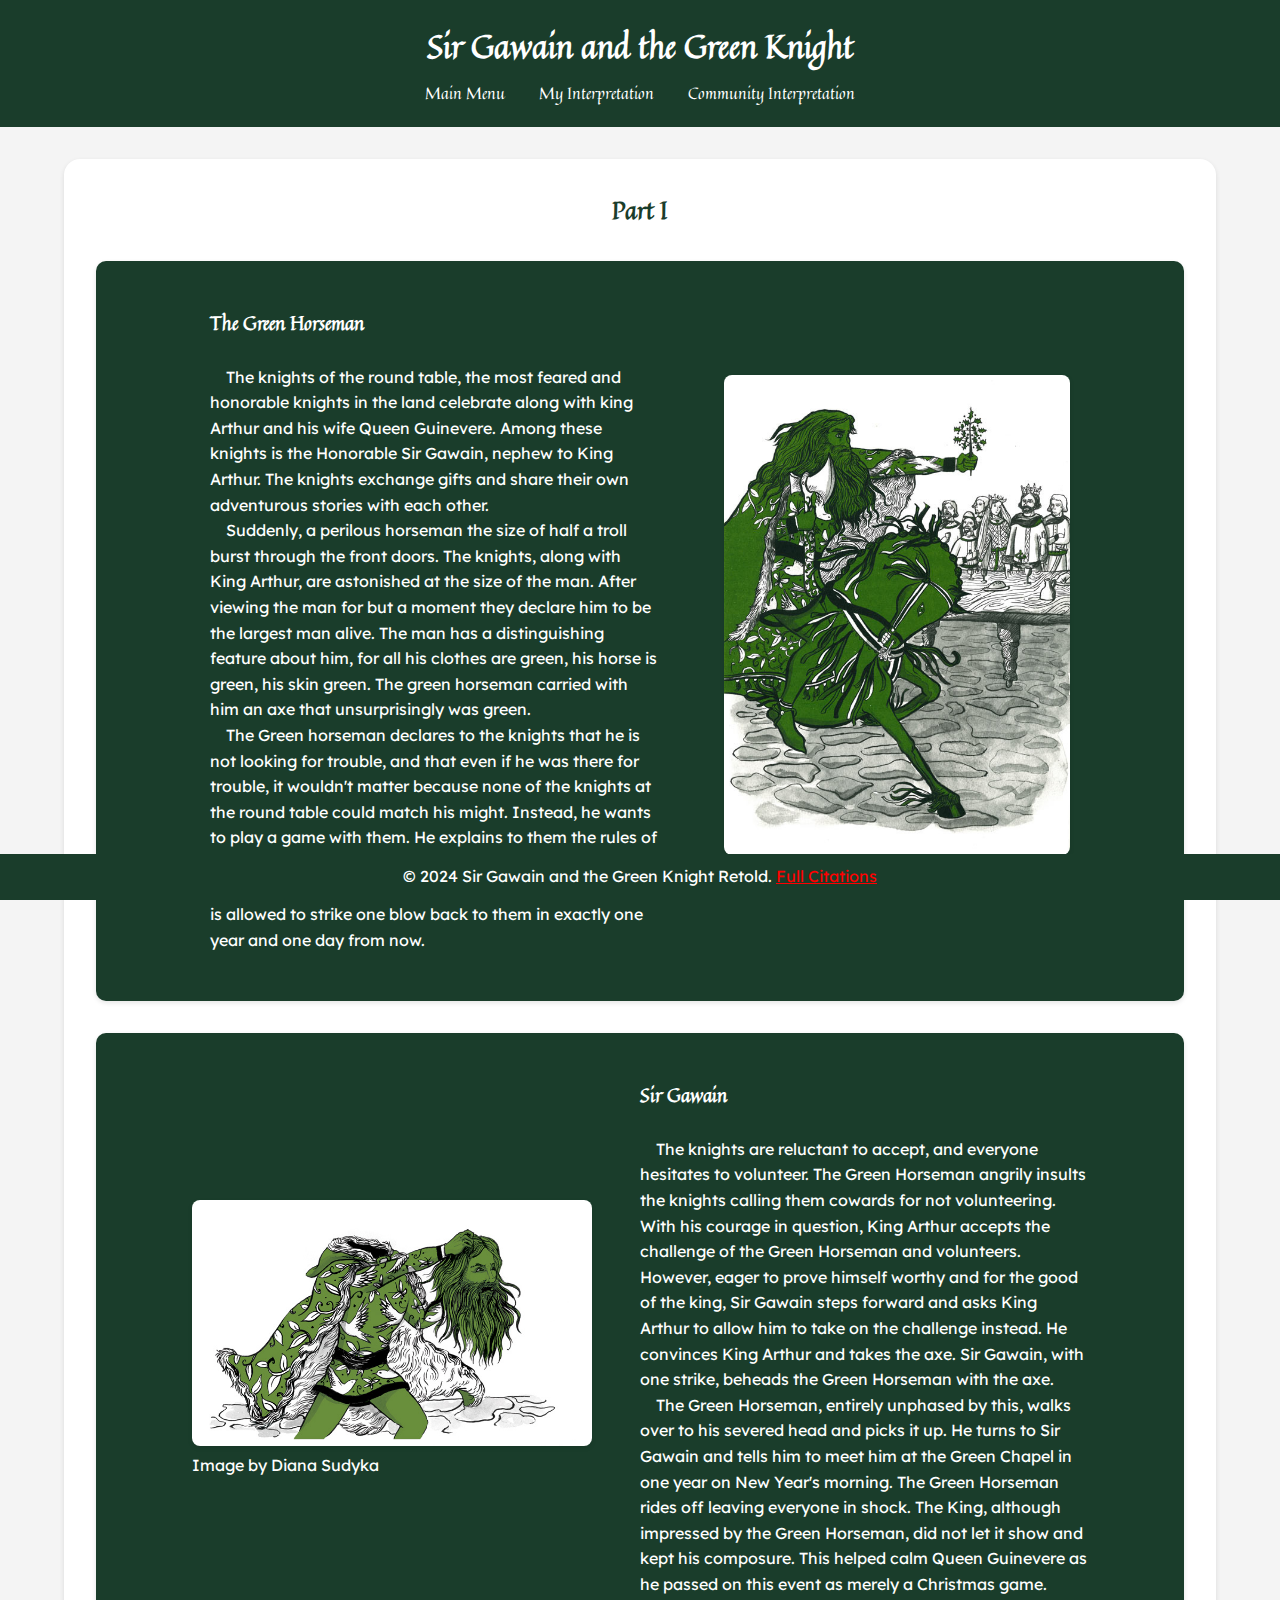
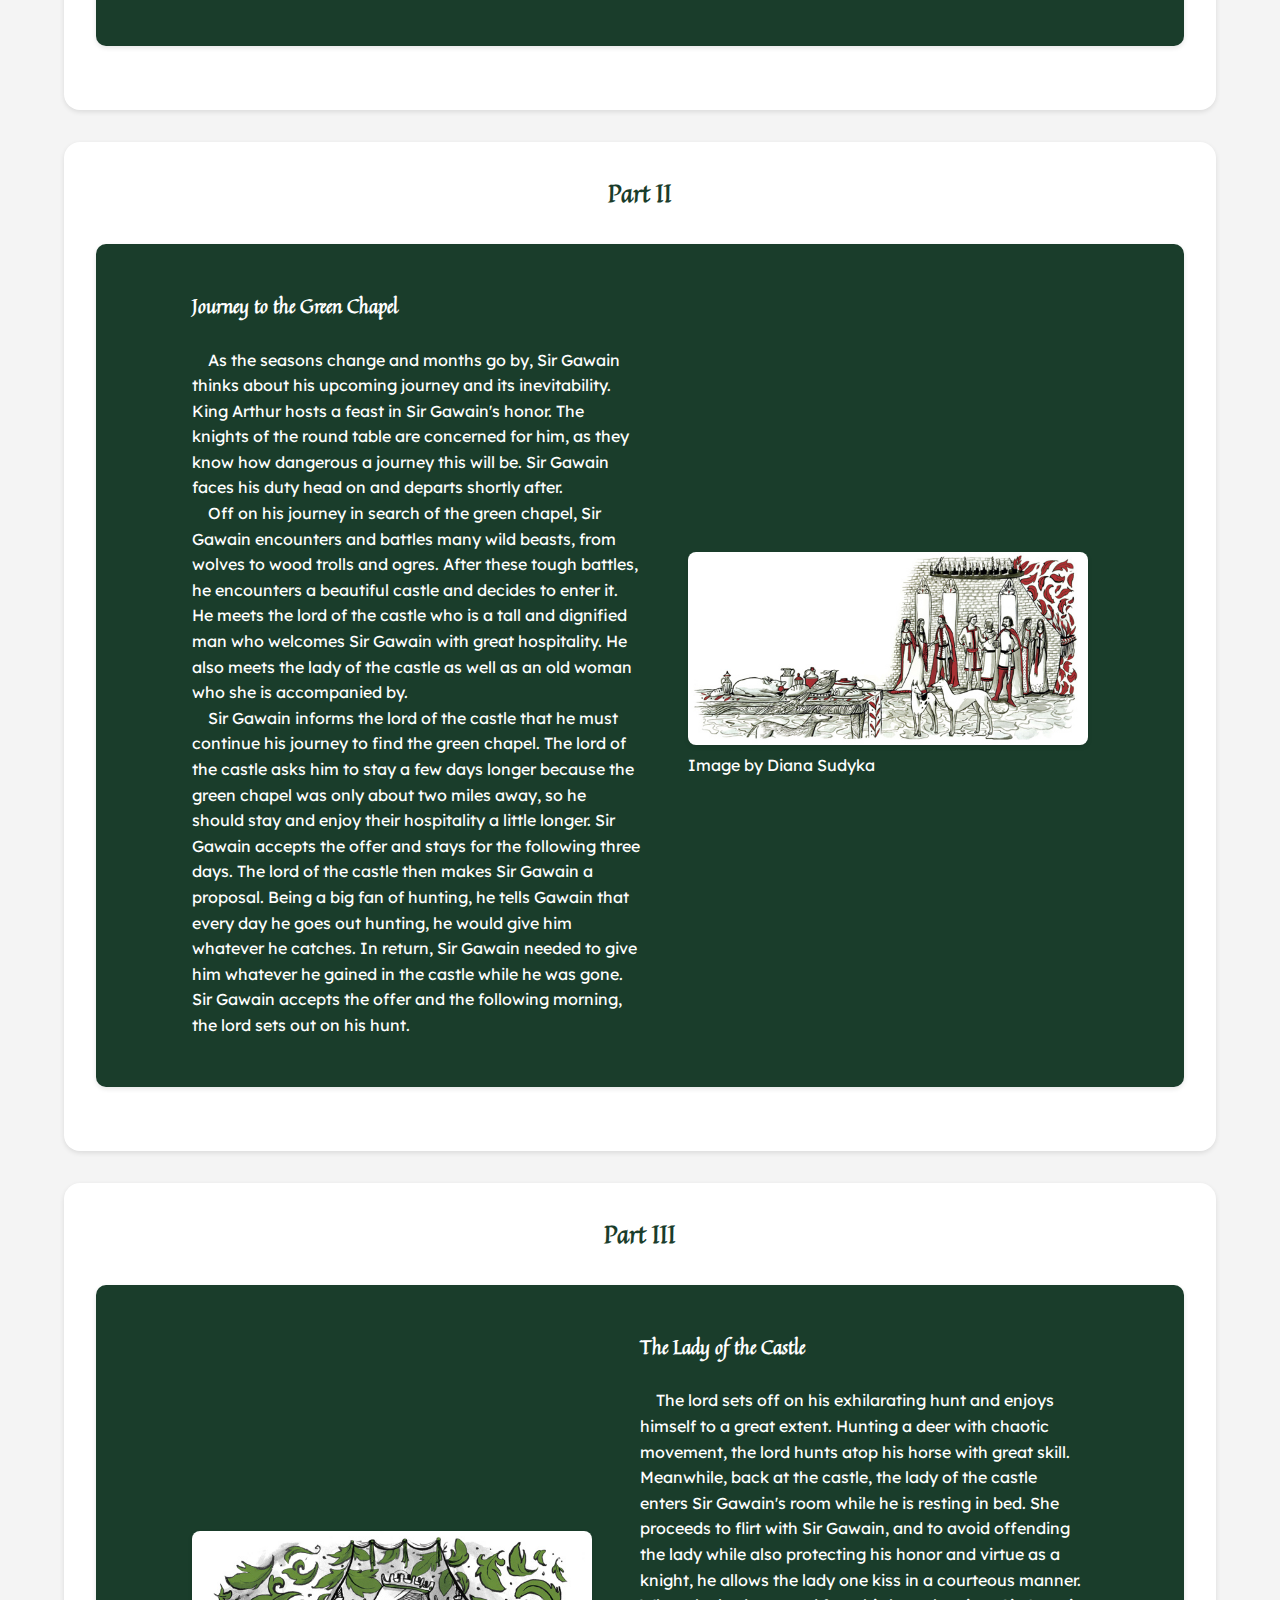
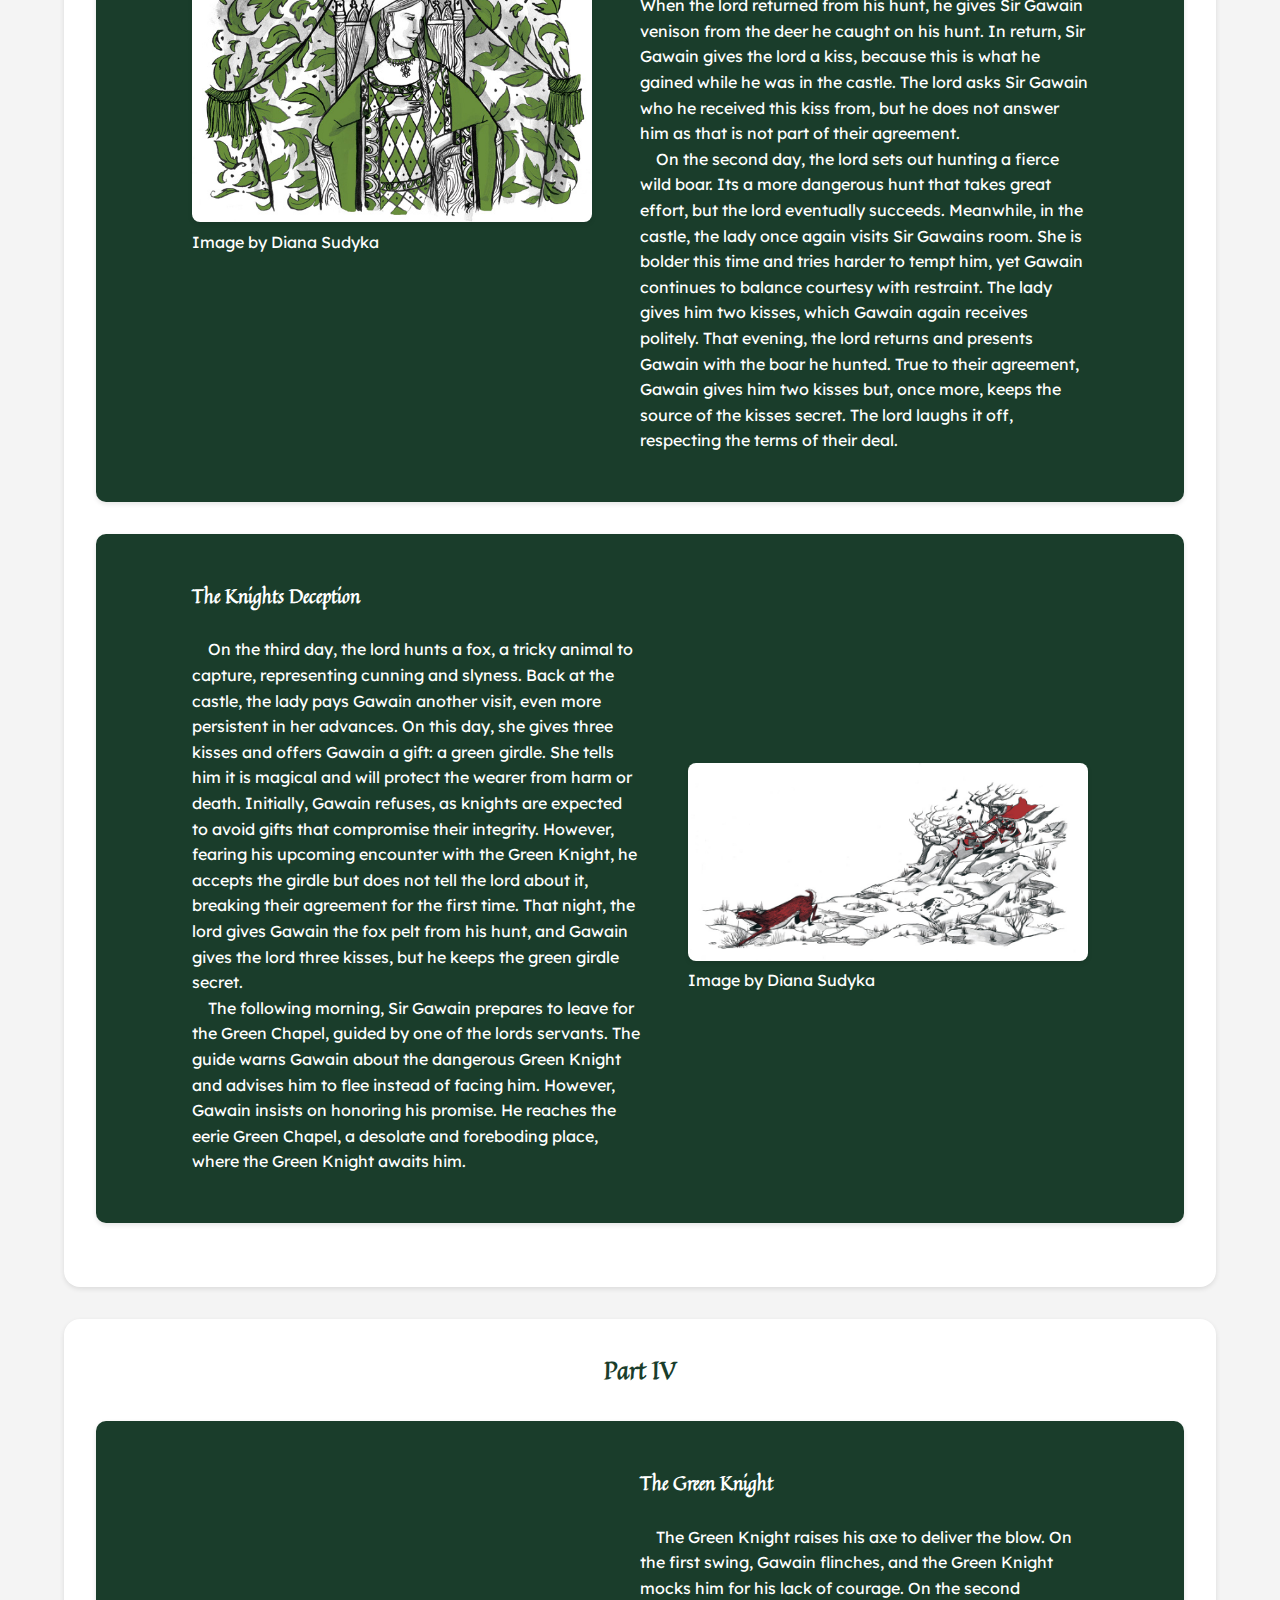
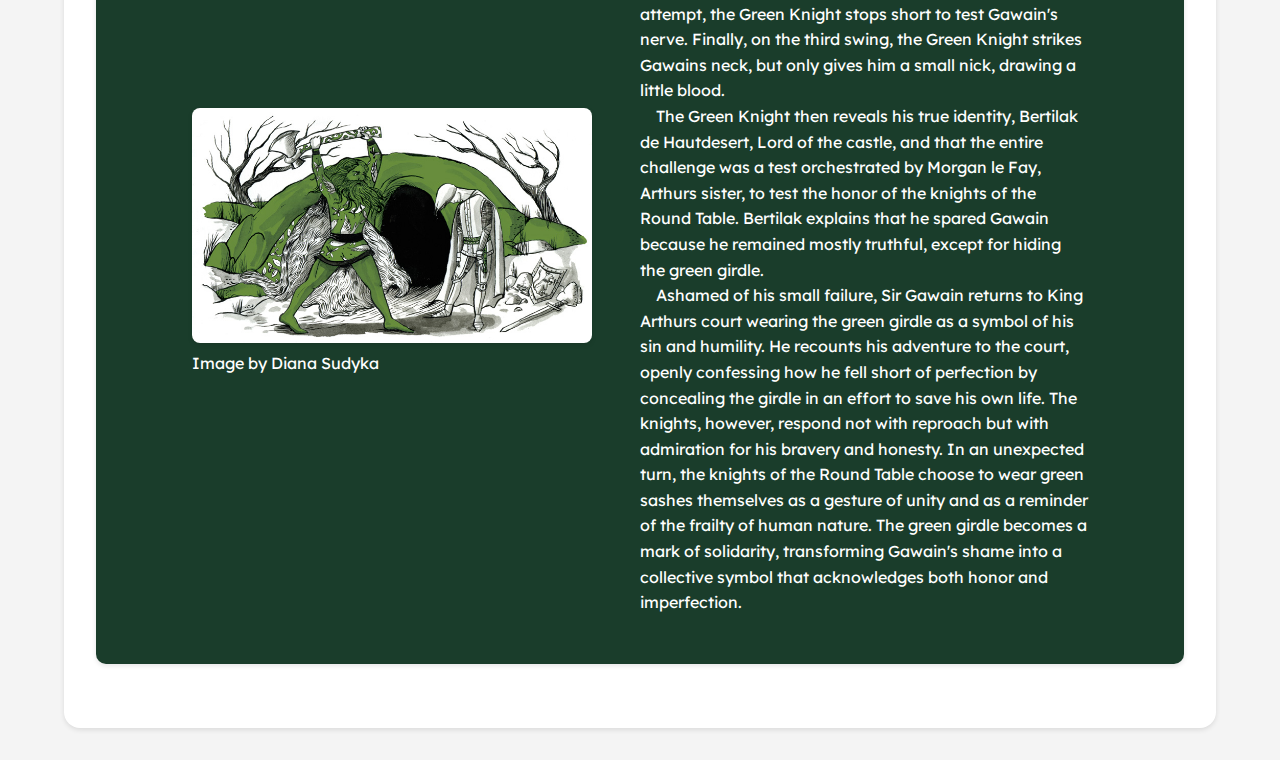
<file: index.html>
<!DOCTYPE html>
<html lang="en">
<head>
    <meta charset="UTF-8">
    <meta name="viewport" content="width=device-width, initial-scale=1.0">
    <meta name="author" content="Eduardo Salazar">
    <meta name="description" content="My Creative Reinterpretation assignment">
    <link rel="icon" href="/img/icon.png" type="image/png">
    <link rel="stylesheet" href="style.css" type="text/css">
    <title>Creative Reinterpretation</title>
</head>
<body>
    <header>
        <div class="logo">
            <h1>Sir Gawain and the Green Knight</h1>
        </div>
        <nav>
            <ul>
                <li><a href="index.html">Main Menu</a></li>
                <li><a href="my-inter.html">My Interpretation</a></li>
                <li><a href="com-inter.html">Community Interpretation</a></li>
            </ul>
        </nav>
    </header>

    <main>
        <section id="Part I" class="section">
            <h2>Part I</h2>
            <div class="figure">
                <div class="text">
                    <h3>The Green Horseman</h3>
                    <br>
                    <p>&nbsp;&nbsp;&nbsp;&nbsp;The knights of the round table, the most feared and honorable knights in the land celebrate along with king Arthur and his wife Queen Guinevere. Among these knights is the Honorable Sir Gawain, nephew to King Arthur. The knights exchange gifts and share their own adventurous stories with each other.</p>
                    <p>&nbsp;&nbsp;&nbsp;&nbsp;Suddenly, a perilous horseman the size of half a troll burst through the front doors. The knights, along with King Arthur, are astonished at the size of the man. After viewing the man for but a moment they declare him to be the largest man alive. The man has a distinguishing feature about him, for all his clothes are green, his horse is green, his skin green. The green horseman carried with him an axe that unsurprisingly was green.</p>
                    <p>&nbsp;&nbsp;&nbsp;&nbsp;The Green horseman declares to the knights that he is not looking for trouble, and that even if he was there for trouble, it wouldn't matter because none of the knights at the round table could match his might. Instead, he wants to play a game with them. He explains to them the rules of the game, for whoever chooses to volunteer will strike one blow to him with the axe in his hand. However, in return he is allowed to strike one blow back to them in exactly one year and one day from now.</p>
                </div>
                <figure>
                    <img src="img/img-1.jpg" alt="The Green Knight" class="img-1">
                    <figcaption>Image by Diana Sudyka</figcaption>
                </figure>
            </div>
            <div class="figure">
                <figure>
                    <img src="img/img-2.jpg" alt="Sir Gawain" class="img-2">
                    <figcaption>Image by Diana Sudyka</figcaption>
                </figure>
                <div class="text">
                    <h3>Sir Gawain</h3>
                    <br>
                    <p>&nbsp;&nbsp;&nbsp;&nbsp;The knights are reluctant to accept, and everyone hesitates to volunteer. The Green Horseman angrily insults the knights calling them cowards for not volunteering. With his courage in question, King Arthur accepts the challenge of the Green Horseman and volunteers. However, eager to prove himself worthy and for the good of the king, Sir Gawain steps forward and asks King Arthur to allow him to take on the challenge instead. He convinces King Arthur and takes the axe. Sir Gawain, with one strike, beheads the Green Horseman with the axe.</p>
                    <p>&nbsp;&nbsp;&nbsp;&nbsp;The Green Horseman, entirely unphased by this, walks over to his severed head and picks it up. He turns to Sir Gawain and tells him to meet him at the Green Chapel in one year on New Year's morning. The Green Horseman rides off leaving everyone in shock. The King, although impressed by the Green Horseman, did not let it show and kept his composure. This helped calm Queen Guinevere as he passed on this event as merely a Christmas game.</p>
                </div>
            </div>
        </section>

        <section id="Part II" class="section">
            <h2>Part II</h2>
            <div class="figure">
                <div class="text">
                    <h3>Journey to the Green Chapel</h3>
                    <br>
                    <p>&nbsp;&nbsp;&nbsp;&nbsp;As the seasons change and months go by, Sir Gawain thinks about his upcoming journey and its inevitability. King Arthur hosts a feast in Sir Gawain's honor. The knights of the round table are concerned for him, as they know how dangerous a journey this will be. Sir Gawain faces his duty head on and departs shortly after.</p>
                    <p>&nbsp;&nbsp;&nbsp;&nbsp;Off on his journey in search of the green chapel, Sir Gawain encounters and battles many wild beasts, from wolves to wood trolls and ogres. After these tough battles, he encounters a beautiful castle and decides to enter it. He meets the lord of the castle who is a tall and dignified man who welcomes Sir Gawain with great hospitality. He also meets the lady of the castle as well as an old woman who she is accompanied by.</p>
                    <p>&nbsp;&nbsp;&nbsp;&nbsp;Sir Gawain informs the lord of the castle that he must continue his journey to find the green chapel. The lord of the castle asks him to stay a few days longer because the green chapel was only about two miles away, so he should stay and enjoy their hospitality a little longer. Sir Gawain accepts the offer and stays for the following three days. The lord of the castle then makes Sir Gawain a proposal. Being a big fan of hunting, he tells Gawain that every day he goes out hunting, he would give him whatever he catches. In return, Sir Gawain needed to give him whatever he gained in the castle while he was gone. Sir Gawain accepts the offer and the following morning, the lord sets out on his hunt.</p>
                </div>
                <figure>
                    <img src="img/img-3.jpg" alt="The Castle" class="img-3">
                    <figcaption>Image by Diana Sudyka</figcaption>
                </figure>
            </div>
        </section>

        <section id="Part III" class="section">
            <h2>Part III</h2>
            <div class="figure">
                <figure>
                    <img src="img/img-6.jpg" alt="The Lady of the Castle" class="img-4">
                    <figcaption>Image by Diana Sudyka</figcaption>
                </figure>
                <div class="text">
                    <h3>The Lady of the Castle</h3>
                    <br>
                    <p>&nbsp;&nbsp;&nbsp;&nbsp;The lord sets off on his exhilarating hunt and enjoys himself to a great extent. Hunting a deer with chaotic movement, the lord hunts atop his horse with great skill. Meanwhile, back at the castle, the lady of the castle enters Sir Gawain's room while he is resting in bed. She proceeds to flirt with Sir Gawain, and to avoid offending the lady while also protecting his honor and virtue as a knight, he allows the lady one kiss in a courteous manner. When the lord returned from his hunt, he gives Sir Gawain venison from the deer he caught on his hunt. In return, Sir Gawain gives the lord a kiss, because this is what he gained while he was in the castle. The lord asks Sir Gawain who he received this kiss from, but he does not answer him as that is not part of their agreement.</p>
                    <p>&nbsp;&nbsp;&nbsp;&nbsp;On the second day, the lord sets out hunting a fierce wild boar. Its a more dangerous hunt that takes great effort, but the lord eventually succeeds. Meanwhile, in the castle, the lady once again visits Sir Gawains room. She is bolder this time and tries harder to tempt him, yet Gawain continues to balance courtesy with restraint. The lady gives him two kisses, which Gawain again receives politely. That evening, the lord returns and presents Gawain with the boar he hunted. True to their agreement, Gawain gives him two kisses but, once more, keeps the source of the kisses secret. The lord laughs it off, respecting the terms of their deal.</p>
                </div>
            </div>
            <div class="figure">
                <div class="text">
                    <h3>The Knights Deception</h3>
                    <br>
                    <p>&nbsp;&nbsp;&nbsp;&nbsp;On the third day, the lord hunts a fox, a tricky animal to capture, representing cunning and slyness. Back at the castle, the lady pays Gawain another visit, even more persistent in her advances. On this day, she gives three kisses and offers Gawain a gift: a green girdle. She tells him it is magical and will protect the wearer from harm or death. Initially, Gawain refuses, as knights are expected to avoid gifts that compromise their integrity. However, fearing his upcoming encounter with the Green Knight, he accepts the girdle but does not tell the lord about it, breaking their agreement for the first time. That night, the lord gives Gawain the fox pelt from his hunt, and Gawain gives the lord three kisses, but he keeps the green girdle secret.</p>
                    <p>&nbsp;&nbsp;&nbsp;&nbsp;The following morning, Sir Gawain prepares to leave for the Green Chapel, guided by one of the lords servants. The guide warns Gawain about the dangerous Green Knight and advises him to flee instead of facing him. However, Gawain insists on honoring his promise. He reaches the eerie Green Chapel, a desolate and foreboding place, where the Green Knight awaits him.</p>
                </div>
                <figure>
                    <img src="img/img-5.jpg" alt="The lord of the castle hunting" class="img-5">
                    <figcaption>Image by Diana Sudyka</figcaption>
                </figure>
            </div>
        </section>

        <section id="Part IV" class="section">
            <h2>Part IV</h2>
            <div class="figure">
                <figure>
                    <img src="img/img-4.jpg" alt="The Green Knight attempts to behead Sir Gawain" class="img-6">
                    <figcaption>Image by Diana Sudyka</figcaption>
                </figure>
                <div class="text">
                    <h3>The Green Knight</h3>
                    <br>
                    <p>&nbsp;&nbsp;&nbsp;&nbsp;The Green Knight raises his axe to deliver the blow. On the first swing, Gawain flinches, and the Green Knight mocks him for his lack of courage. On the second attempt, the Green Knight stops short to test Gawain's nerve. Finally, on the third swing, the Green Knight strikes Gawains neck, but only gives him a small nick, drawing a little blood.</p>
                    <p>&nbsp;&nbsp;&nbsp;&nbsp;The Green Knight then reveals his true identity, Bertilak de Hautdesert, Lord of the castle, and that the entire challenge was a test orchestrated by Morgan le Fay, Arthurs sister, to test the honor of the knights of the Round Table. Bertilak explains that he spared Gawain because he remained mostly truthful, except for hiding the green girdle.</p>
                    <p>&nbsp;&nbsp;&nbsp;&nbsp;Ashamed of his small failure, Sir Gawain returns to King Arthurs court wearing the green girdle as a symbol of his sin and humility. He recounts his adventure to the court, openly confessing how he fell short of perfection by concealing the girdle in an effort to save his own life. The knights, however, respond not with reproach but with admiration for his bravery and honesty. In an unexpected turn, the knights of the Round Table choose to wear green sashes themselves as a gesture of unity and as a reminder of the frailty of human nature. The green girdle becomes a mark of solidarity, transforming Gawain's shame into a collective symbol that acknowledges both honor and imperfection.</p>
                </div>
            </div>
        </section>
    </main>

    <footer>
        <p>&copy; 2024 Sir Gawain and the Green Knight Retold. <a href="citations.html" style="color: red; text-decoration: underline;">Full Citations</a></p>
    </footer>
</body>
</html>
</file>
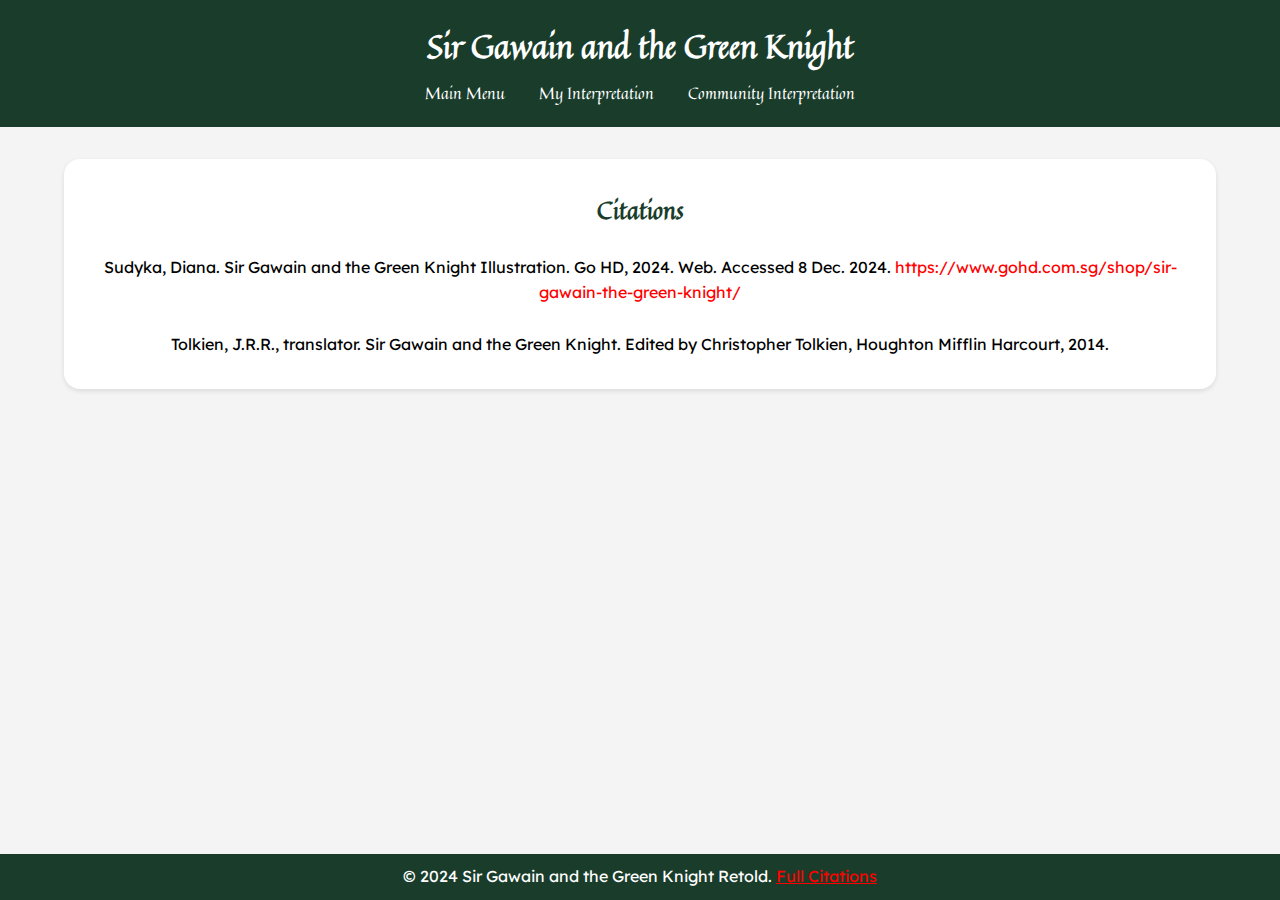
<file: citations.html>
<!DOCTYPE html>
<html lang="en">
<head>
    <meta charset="UTF-8">
    <meta name="viewport" content="width=device-width, initial-scale=1.0">
    <meta name="author" content="Eduardo Salazar">
    <meta name="description" content="My Creative Reinterpretation assignment">
    <link rel="icon" href="/img/icon.png" type="image/png">
    <link rel="stylesheet" href="style.css" type="text/css">
    <title>Creative Reinterpretation</title>
</head>
<body>
    <header>
        <div class="logo">
            <h1>Sir Gawain and the Green Knight</h1>
        </div>
        <nav>
            <ul>
                <li><a href="index.html">Main Menu</a></li>
                <li><a href="my-inter.html">My Interpretation</a></li>
                <li><a href="com-inter.html">Community Interpretation</a></li>
            </ul>
        </nav>
    </header>

    <main>
        <section class="section">
            <h2>Citations</h2>
            <br>
            <div class="citations">
                <p>Sudyka, Diana. Sir Gawain and the Green Knight Illustration. Go HD, 2024. Web. Accessed 8 Dec. 2024. <a href="https://www.gohd.com.sg/shop/sir-gawain-the-green-knight/" style="color:red;">https://www.gohd.com.sg/shop/sir-gawain-the-green-knight/</a></p>
                <br>
                <p>Tolkien, J.R.R., translator. Sir Gawain and the Green Knight. Edited by Christopher Tolkien, Houghton Mifflin Harcourt, 2014.</p>
            </div>
        </section>
    </main>

    <footer>
        <p>&copy; 2024 Sir Gawain and the Green Knight Retold. <a href="citations.html" style="color: red; text-decoration: underline;">Full Citations</a></p>
    </footer>
</body>
</html>
</file>
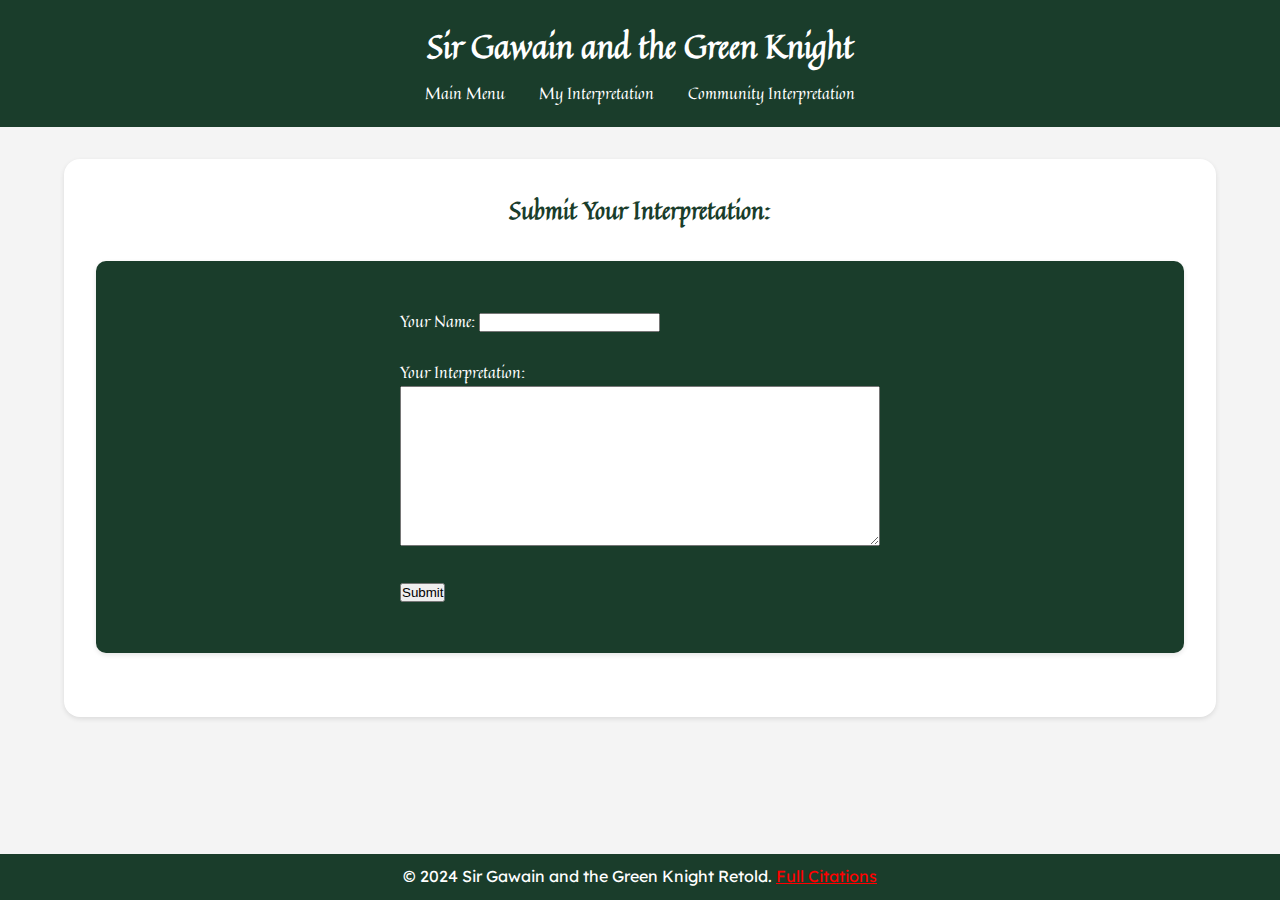
<file: com-inter.html>
<!DOCTYPE html>
<html lang="en">
<head>
    <meta charset="UTF-8">
    <meta name="viewport" content="width=device-width, initial-scale=1.0">
    <meta name="author" content="Eduardo Salazar">
    <meta name="description" content="My Creative Reinterpretation assignment">
    <link rel="icon" href="/img/icon.png" type="image/png">
    <link rel="stylesheet" href="style.css" type="text/css">
    <title>Creative Reinterpretation</title>
</head>
<body>
    <header>
        <div class="logo">
            <h1>Sir Gawain and the Green Knight</h1>
        </div>
        <nav>
            <ul>
                <li><a href="index.html">Main Menu</a></li>
                <li><a href="my-inter.html">My Interpretation</a></li>
                <li><a href="com-inter.html">Community Interpretation</a></li>
            </ul>
        </nav>
    </header>

    <main>
        <div class="section">
            <h2>Submit Your Interpretation:</h2>
            <div class="figure">
                <form id="interpretationForm">
                    <label for="name">Your Name: </label>
                    <input type="text" id="name" name="name" required><br><br>
        
                    <label for="interpretation">Your Interpretation: </label><br>
                    <textarea id="interpretation" name="interpretation" rows="4" cols="50" required></textarea><br><br>
        
                    <button type="submit">Submit</button>
                </form>
            </div>

            <div id="append"></div>
        </div>
    </main>

    <script src="main.js"></script>
    <footer>
        <p>&copy; 2024 Sir Gawain and the Green Knight Retold. <a href="citations.html" style="color: red; text-decoration: underline;">Full Citations</a></p>
    </footer>
</body>
</html>
</file>
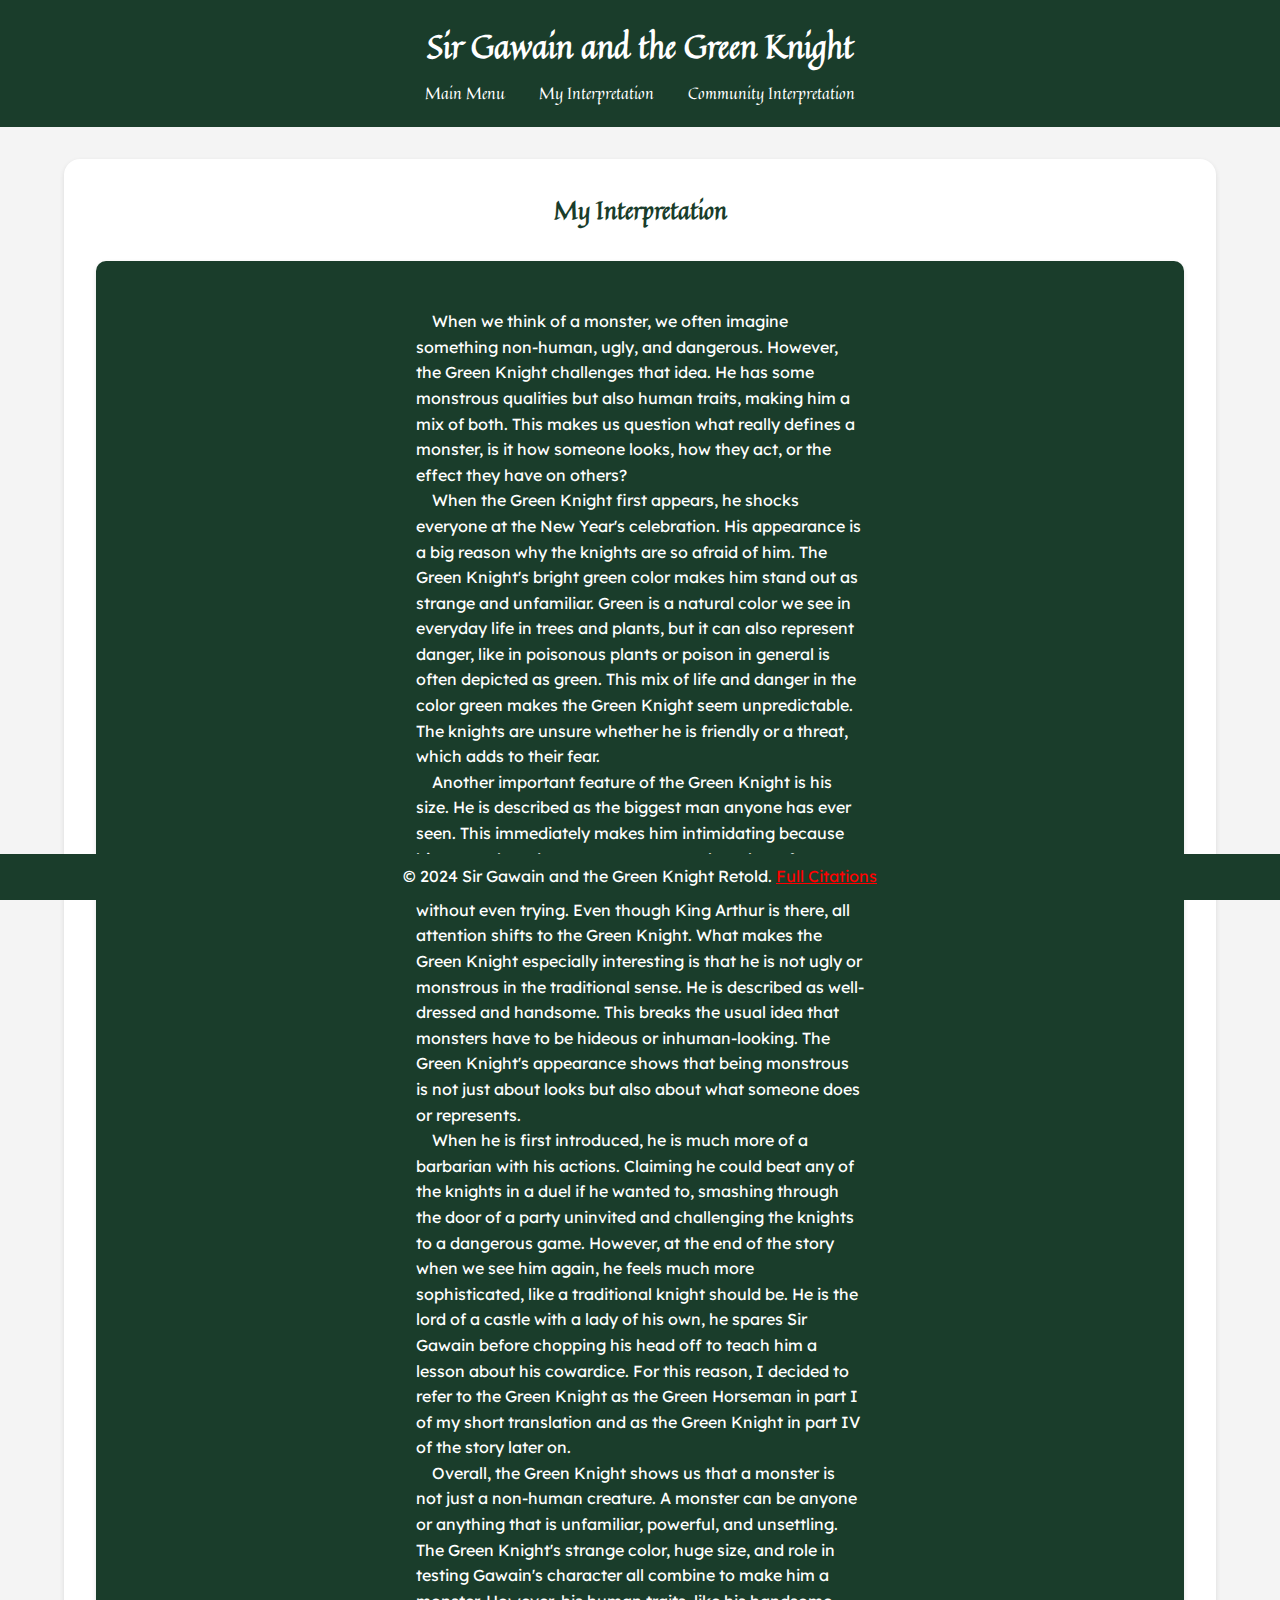
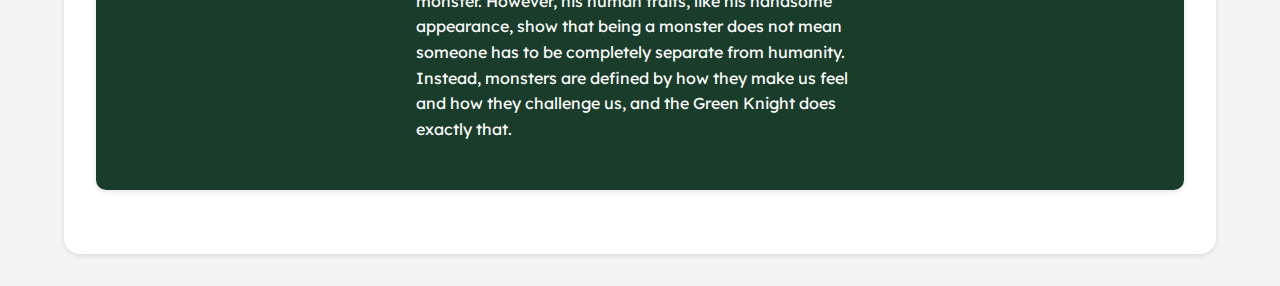
<file: my-inter.html>
<!DOCTYPE html>
<html lang="en">
<head>
    <meta charset="UTF-8">
    <meta name="viewport" content="width=device-width, initial-scale=1.0">
    <meta name="author" content="Eduardo Salazar">
    <meta name="description" content="My Creative Reinterpretation assignment">
    <link rel="icon" href="/img/icon.png" type="image/png">
    <link rel="stylesheet" href="style.css" type="text/css">
    <title>Creative Reinterpretation</title>
</head>
<body>
    <header>
        <div class="logo">
            <h1>Sir Gawain and the Green Knight</h1>
        </div>
        <nav>
            <ul>
                <li><a href="index.html">Main Menu</a></li>
                <li><a href="my-inter.html">My Interpretation</a></li>
                <li><a href="com-inter.html">Community Interpretation</a></li>
            </ul>
        </nav>
    </header>

    <main class="section">
        <h2>My Interpretation</h2>
        <div class="figure">
            <div class="text">
                <p>&nbsp;&nbsp;&nbsp;&nbsp;When we think of a monster, we often imagine something non-human, ugly, and dangerous. However, the Green Knight challenges that idea. He has some monstrous qualities but also human traits, making him a mix of both. This makes us question what really defines a monster, is it how someone looks, how they act, or the effect they have on others?</p>
                <p>&nbsp;&nbsp;&nbsp;&nbsp;When the Green Knight first appears, he shocks everyone at the New Year's celebration. His appearance is a big reason why the knights are so afraid of him. The Green Knight's bright green color makes him stand out as strange and unfamiliar. Green is a natural color we see in everyday life in trees and plants, but it can also represent danger, like in poisonous plants or poison in general is often depicted as green. This mix of life and danger in the color green makes the Green Knight seem unpredictable. The knights are unsure whether he is friendly or a threat, which adds to their fear.</p>
                <p>&nbsp;&nbsp;&nbsp;&nbsp;Another important feature of the Green Knight is his size. He is described as the biggest man anyone has ever seen. This immediately makes him intimidating because his strength and power seem greater than that of a normal human. When he enters the room, he takes control without even trying. Even though King Arthur is there, all attention shifts to the Green Knight. What makes the Green Knight especially interesting is that he is not ugly or monstrous in the traditional sense. He is described as well-dressed and handsome. This breaks the usual idea that monsters have to be hideous or inhuman-looking. The Green Knight's appearance shows that being monstrous is not just about looks but also about what someone does or represents.</p>
                <p>&nbsp;&nbsp;&nbsp;&nbsp;When he is first introduced, he is much more of a barbarian with his actions. Claiming he could beat any of the knights in a duel if he wanted to, smashing through the door of a party uninvited and challenging the knights to a dangerous game. However, at the end of the story when we see him again, he feels much more sophisticated, like a traditional knight should be. He is the lord of a castle with a lady of his own, he spares Sir Gawain before chopping his head off to teach him a lesson about his cowardice. For this reason, I decided to refer to the Green Knight as the Green Horseman in part I of my short translation and as the Green Knight in part IV of the story later on.</p>
                <p>&nbsp;&nbsp;&nbsp;&nbsp;Overall, the Green Knight shows us that a monster is not just a non-human creature. A monster can be anyone or anything that is unfamiliar, powerful, and unsettling. The Green Knight's strange color, huge size, and role in testing Gawain's character all combine to make him a monster. However, his human traits, like his handsome appearance, show that being a monster does not mean someone has to be completely separate from humanity. Instead, monsters are defined by how they make us feel and how they challenge us, and the Green Knight does exactly that.</p>
            </div>
        </div>
    </main>

    <footer>
        <p>&copy; 2024 Sir Gawain and the Green Knight Retold. <a href="citations.html" style="color: red; text-decoration: underline;">Full Citations</a></p>
    </footer>
</body>
</html>
</file>
<file: style.css>
@import url('https://fonts.googleapis.com/css2?family=Lexend+Deca&family=Quintessential&display=swap');

:root {
    --Green: #1a3d2b;
}
* {
    margin: 0;
    padding: 0;
    box-sizing: border-box;
}

body {
    font-family: "Quintessential", serif;
    line-height: 1.6;
    background-color: #f4f4f4;
    color: white;
}

p {
    font-family: "Lexend Deca", sans-serif;
}

/* --------------------------------------------- */

header {
    background-color: var(--Green);
    color: white;
    padding: 20px;
    text-align: center;
}

h1 {
    font-size: 2em;
    margin-bottom: 10px;
}

li {
    display: inline;
    margin: 0 15px;
}

a {
    color: white;
    text-decoration: none;
}

a:hover {
    text-decoration: underline;
}

/* ------------------------------------------------ */

img {
    border-radius: 8px;
    box-shadow: 0 2px 5px rgba(0, 0, 0, 0.1);
}

.text {
    max-width: 40vw;
}

.figure {
    background-color: var(--Green);
    margin: 2rem auto;
    display: flex;
    justify-content: space-evenly;
    align-items: center;
    padding: 3rem;
    border-radius: 10px;
    box-shadow: 0 2px 5px rgba(0, 0, 0, 0.1);
}

.section {
    margin: 2rem auto;
    padding: 2rem;
    max-width: 90vw;
    background-color: white;
    border-radius: 1rem;
    box-shadow: 0 2px 5px rgba(0, 0, 0, 0.1);
}

h2 {
    text-align: center;
    color: var(--Green);
}

article {
    margin-bottom: 20px;
}

h3 {
    color: white;
}

textarea {
    width: 30rem;
    height: 10rem;
}

/* ----------------------------------------------- */

footer {
    text-align: center;
    background-color: var(--Green);
    color: white;
    padding: 10px;
    width: 100%;
    bottom: 0;
    position: fixed;
}

figcaption {
    font-family: "Lexend Deca", sans-serif;
}

.citations {
    text-align: center;
    color: black
}

.img-1 {
    max-height: 30rem;
}

.img-2,
.img-3,
.img-5,
.img-6 {
    max-width: 40rem;
}

.img-4 {
    max-width: 35rem;
}

/* ---------------------------------------------- */

@media screen and (max-width: 1480px) {
    .img-1 {
        max-height: 30rem;
    }
    
    .img-2,
    .img-3,
    .img-5,
    .img-6 {
        max-width: 25rem;
    }
    
    .img-4 {
        max-width: 25rem;
    }

    .text {
        max-width: 35vw;
    }
}

@media screen and (max-width: 1025px) {
    .img-1 {
        max-height: 25rem;
    }
    
    .img-2,
    .img-3,
    .img-5,
    .img-6 {
        max-width: 25rem;
    }
    
    .img-4 {
        max-width: 25rem;
    }

    .text {
        max-width: 30vw;
    }
}

@media screen and (max-width: 769px) {
    .figure {
        flex-direction: column;
    }

    .text {
        max-width: 70vw;
        padding-top: 2rem;
        padding-bottom: 2rem;
    }
}

@media screen and (max-width: 426px) {
    .text {
        max-width: 90vw;
        padding-top: 2rem;
        padding-bottom: 2rem;
    }

    .img-1 {
        max-height: 20rem;
    }
    
    .img-2,
    .img-3,
    .img-5,
    .img-6 {
        max-width: 17rem;
    }
    
    .img-4 {
        max-width: 15rem;
    }

    textarea {
        width: 12rem;
    }
}

@media screen and (max-width: 345px) {
    .img-1 {
        max-height: 20rem;
    }
    
    .img-2,
    .img-3,
    .img-5,
    .img-6 {
        max-width: 17rem;
    }
    
    .img-4 {
        max-width: 15rem;
    }
}
</file>
